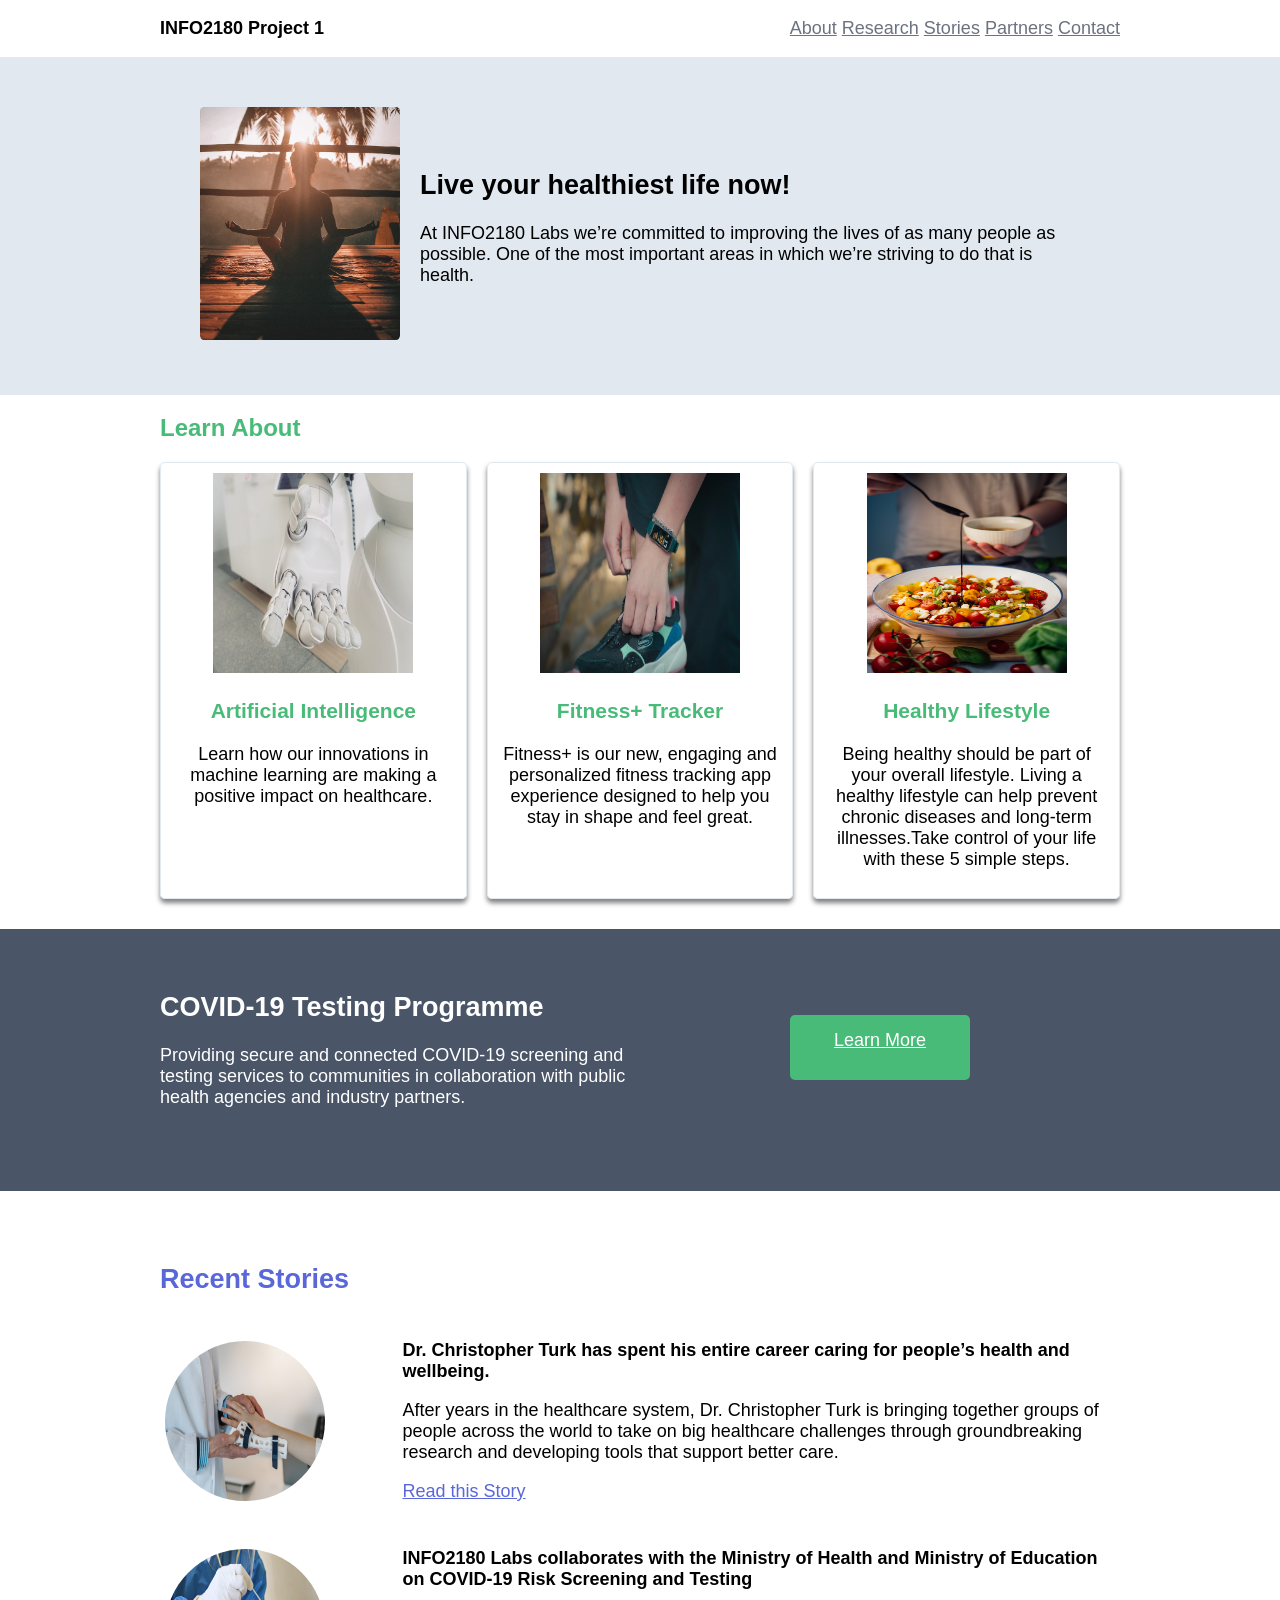
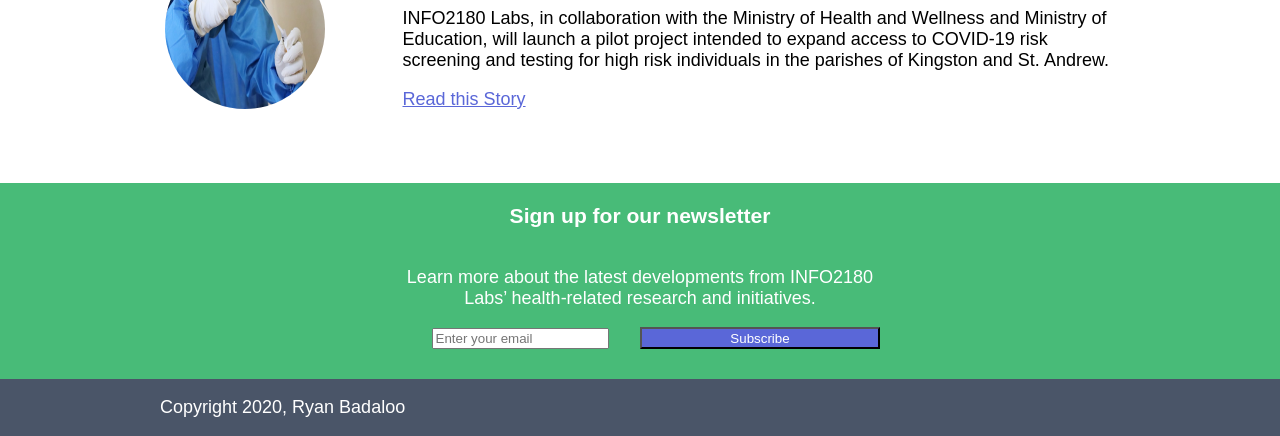
<file: project1-starter-master/index.html>
<!DOCTYPE html>
<html lang="en">
<head>
    <meta charset="UTF-8">
    <meta name="viewport" content="width=device-width, initial-scale=1.0">
    <title>INFO2180 Project 1</title>
    <link rel="stylesheet" href="styles.css">
    <script src="scripts.js"></script>
</head>
<body>
    <header>
        <div class="container">
            <h1>INFO2180 Project 1</h1>
            <nav>
                <ul>
                    <li><a href="#">About</a></li>
                    <li><a href="#">Research</a></li>
                    <li><a href="#">Stories</a></li>
                    <li><a href="#">Partners</a></li>
                    <li><a href="#">Contact</a></li>
                </ul>
            </nav>
        </div>
    </header>
    <main>
        <section class="overview-hero">
            <div class="container">
                <div class="overview-hero-image">
                    <img src="Health.jpg" alt="Health">
                </div>
                <div class="overview-hero-text">
                    <h2>Live  your healthiest life now!</h2>
                    <p>At INFO2180 Labs we’re committed to improving the lives of as many people as possible. One of the most important areas in which we’re striving to do that is health.</p>
                </div>
            </div>
        </section>
        <section class="learn-about">
            <div class="container">
                <h2>Learn About</h2>
                <div class="cards">
                    <div class="card">
                        <img src="AIHealth.jpg" alt="AIHealth">
                        <div class="card-body">
                            <h3>Artificial Intelligence</h3>
                            <p>Learn how our innovations in machine learning are making a positive impact on healthcare.</p>
                        </div>
                    </div>
                    <div class="card">
                        <img src="Fitness.jpg" alt="Fitness">
                        <div class="card-body">
                            <h3>Fitness+ Tracker</h3>
                            <p>Fitness+ is our new, engaging and personalized fitness tracking app experience designed to help you stay in shape and feel great.</p>
                        </div>
                    </div>
                    <div class="card">
                        <img src="Lifestyles.jpg" alt="Lifestyles">
                        <div class="card-body">
                            <h3>Healthy Lifestyle</h3>
                            <p>Being healthy should be part of your overall lifestyle. Living a healthy lifestyle can help prevent chronic diseases and long-term illnesses.Take control of your life with these 5 simple steps.</p>
                        </div>
                    </div>
                </div>
            </div>
        </section>
        <section class="testing">
            <div class="container">
                <div class="testing-desciption">
                    <h2>COVID-19 Testing Programme</h2>
                    <p>Providing secure and connected COVID-19 screening and testing services to communities in collaboration with public health agencies and industry partners.</p>
                </div>
                <div class="cta">
                    <a href="#" class="btn">Learn More</a>
                </div>
            </div>
        </section>
        <section class="stories">
            <div class="container">
                <h2>Recent Stories</h2>
                <article>
                    <img src="Doctor.jpg" alt="Doctor">
                    <div class="article-body">
                        <h3>Dr. Christopher Turk has spent his entire career caring for people’s health and wellbeing.</h3>
                        <p>After years in the healthcare system, Dr. Christopher Turk is bringing together groups of people across the world to take on big healthcare challenges through groundbreaking research and developing tools that support better care.</p>
                        <p><a href="#">Read this Story</a></p>
                    </div>
                </article>
                <article>
                    <img src="Covid.jpg" alt="Covid">
                    <div class="article-body">
                        <h3>INFO2180 Labs collaborates with the Ministry of Health and Ministry of Education on COVID-19 Risk Screening and Testing</h3>
                        <p>INFO2180 Labs, in collaboration with the Ministry of Health and Wellness and Ministry of Education, will launch a pilot project intended to expand access to COVID-19 risk screening and testing for high risk individuals in the parishes of Kingston and St. Andrew.</p>
                        <p><a href="#">Read this Story</a></p>
                    </div>
                </article>
            </div>
        </section>
        <section class="newsletter">
            <div class="container">
                <h3>Sign up for our newsletter</h3>
                <p>Learn more about the latest developments from INFO2180 Labs’ health-related research and initiatives.</p>
                <form action="#" method="post">
                    <div class="form-group">
                        <input type="email" name="email" id="email" placeholder="Enter your email">
                    </div>
                    <button type="submit" class="btn">Subscribe</button>
                </form>
                <div class="message"></div>
            </div>
        </section>
    </main>
    <footer>
        <div class="container">
            <p>Copyright 2020, Ryan Badaloo</p>
        </div>
    </footer>
</body>
</html>
</file>
<file: project1-starter-master/styles.css>
/* Add your CSS to this file */
body {
    margin: 0;
    font-size: 18px;
    font-family: -apple-system, BlinkMacSystemFont, "Segoe UI", Roboto, "Helvetica Neue", Arial, "Noto Sans", sans-serif;
}

.container {
    margin: 0 auto;
    max-width: 960px;
    width: 100%;
    display: grid;
}

header {
    background-color: white;
}

header .container {
    grid-template-columns: 1fr 1fr;
    align-items: center;
}

header ul {
    text-align: right;
    font-size: 18px;
}

header h1 {
    font-size: 18px;
}

header a {
    color: #6b7280;
    
}

header a:hover {
    color: #5A67D8;
}

ul li {
    display: inline;
}

.overview-hero{
    display: grid;
    grid-row-gap: 20px;
    grid-column-gap: 20px;
    background-color:  #E2E8F0;
    justify-items: center;
    align-items: center;
    padding: 50px;
    padding-left: 200px;
    padding-right: 200px;

}

.overview-hero .container{
    grid-template-columns: 1fr 3fr;
    justify-content: center;
    align-items: center;
}

.overview-hero-image img {
    max-width: 200px;
    height: auto;
    justify-items: center;
    align-items: center;
    border-radius: 2%;
}

.learn-about {
    display: grid;
    justify-content: center;
    padding-bottom: 30px;
}

.learn-about h2 {
    font-size: 24px;
    color: #48BB78;
}

.cards img {
    width: 200px;
    height: 200px;
}

.cards h3 {
    color: #48BB78;
    font-size: 21px;
}

.cards {
    display: grid;
    grid-template-columns: repeat(3, 1fr);
    grid-gap: 20px;
}

.cards .card {
    border: 1px solid #ccc; 
    border-radius: 5px;
    border-color: #E2E8F0;
    box-shadow: 0px 4px 5px grey;
    padding: 10px; 
    text-align: center; 
    height: auto;
}

.testing {
    background-color: #4A5568;
    padding-top: 40px;
    padding-bottom: 65px;
}

.testing .container {
    display: grid;
    grid-template-columns: repeat(2, 1fr);
    align-items: center;
}

.testing .testing-desciption {
    color: white;
}

.cta {
    background-color: #48BB78;
    border-radius: 5px;
    margin-left: 150px;
    margin-right: 150px;
    padding-top: 15px;
    text-align: center;
    height: 50px;
}

.cta a {
    color: white;
}

.stories {
    padding: 50px;
}

.stories h2 {
    color: #5A67D8;
}

.stories a {
    color: #5A67D8;
}

.stories h3 {
    font-size: 18px;
}

.stories img {
    width: 160px;
    height: 160px;
    border-radius: 50%;
}

.stories article {
    display: grid;
    grid-template-columns: 1fr 3fr;
    padding: 5px;
    align-items: center;
}

.newsletter {
    background-color: #48BB78;
    padding-right: 400px;
    padding-left: 400px;
}

.newsletter h3 {
    text-align: center;
    color: white;
}

.newsletter p {
    text-align: center;
    color: white;
}

.newsletter form {
    text-align: center;
    display: grid;
    grid-template-columns: 1fr 1fr;
    padding-bottom: 30px;
}

.newsletter button {
    background-color: #5A67D8;
    color: white;
}

footer {
    background-color: #4A5568;
}

footer p {
    color: white;
}
</file>
